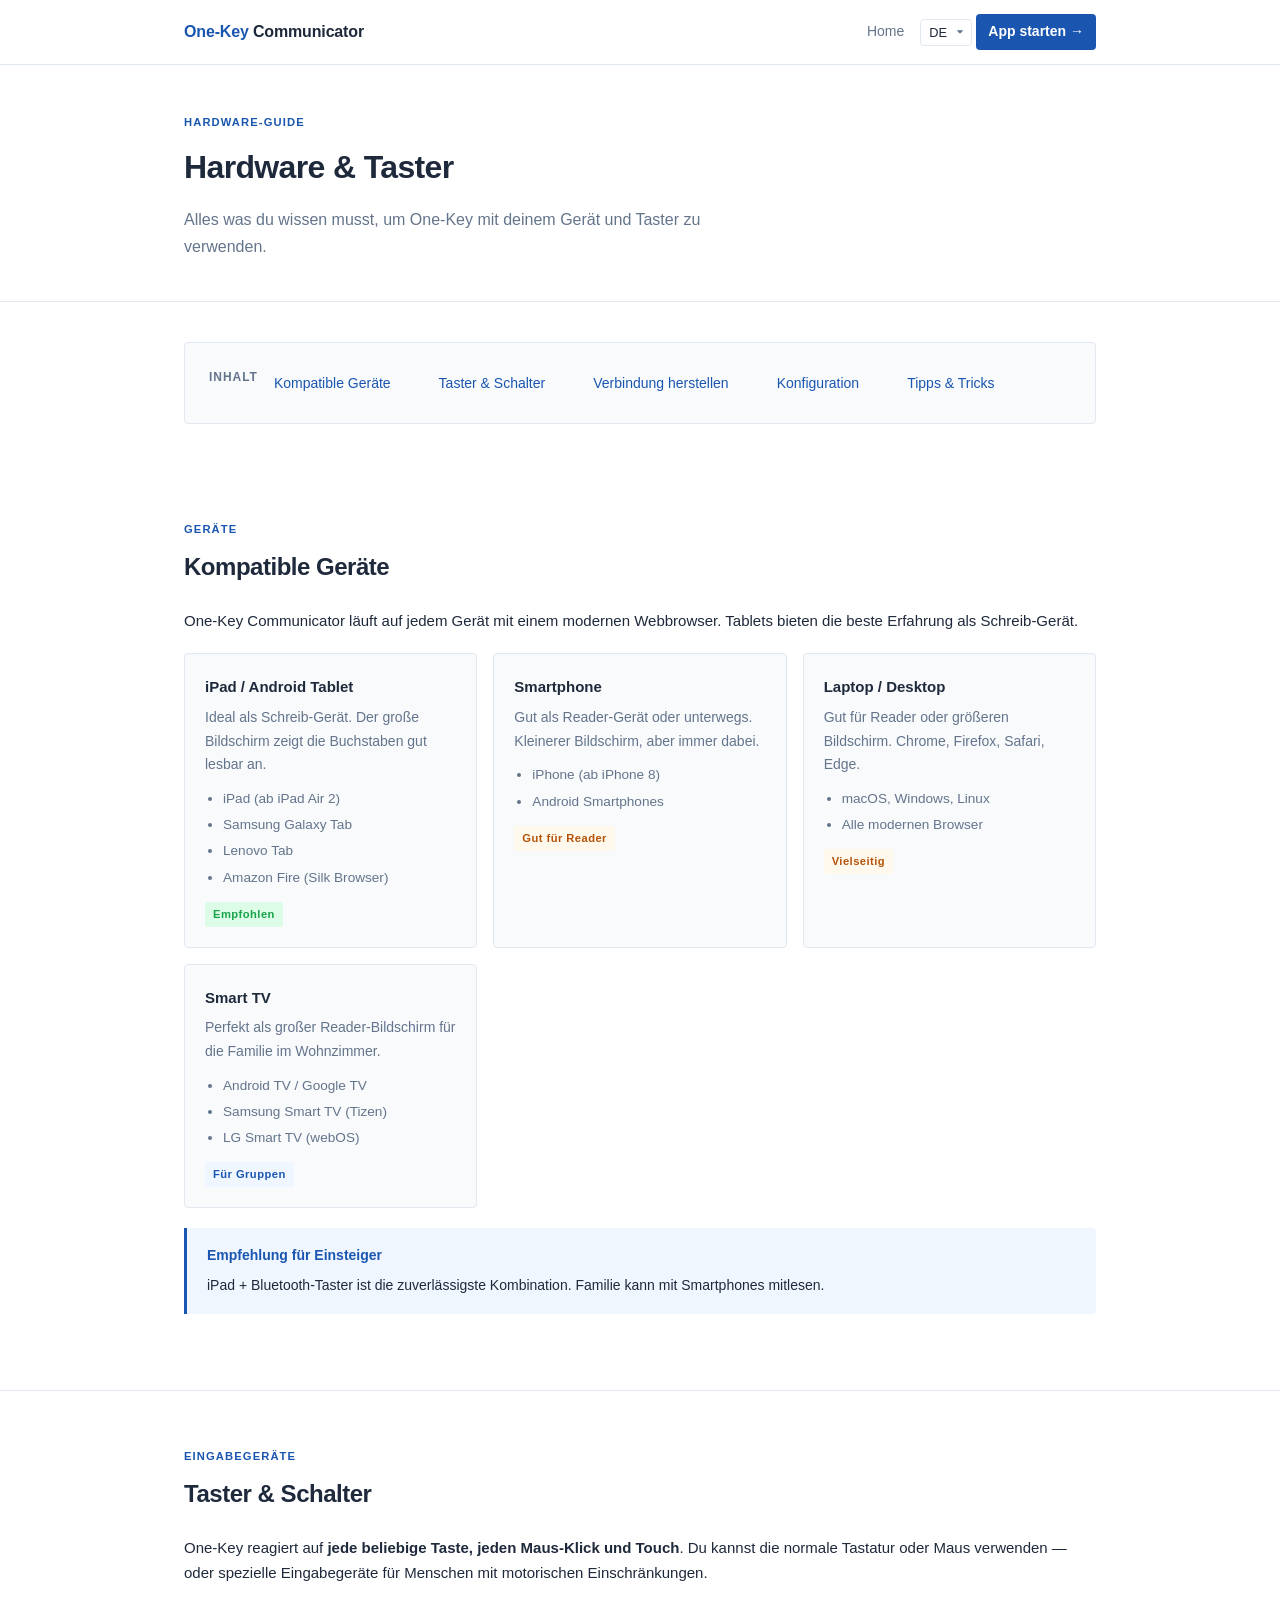
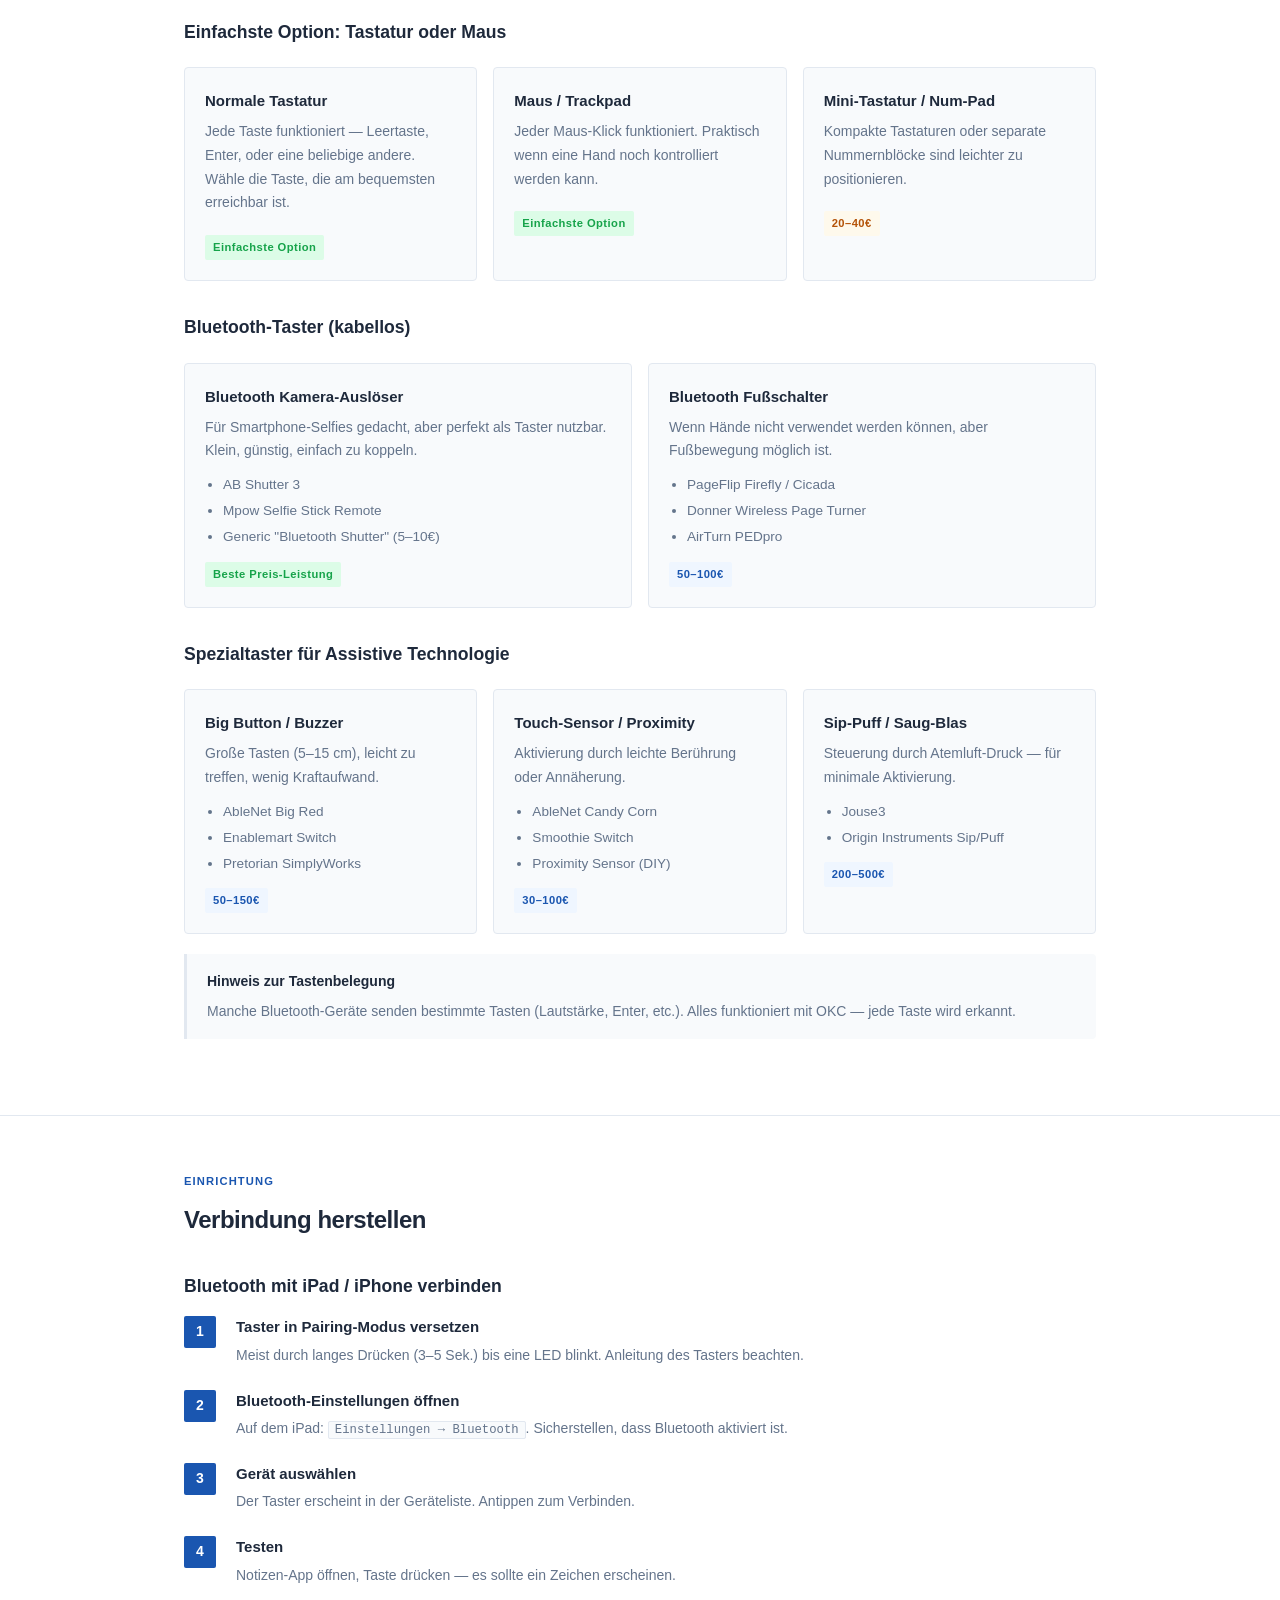
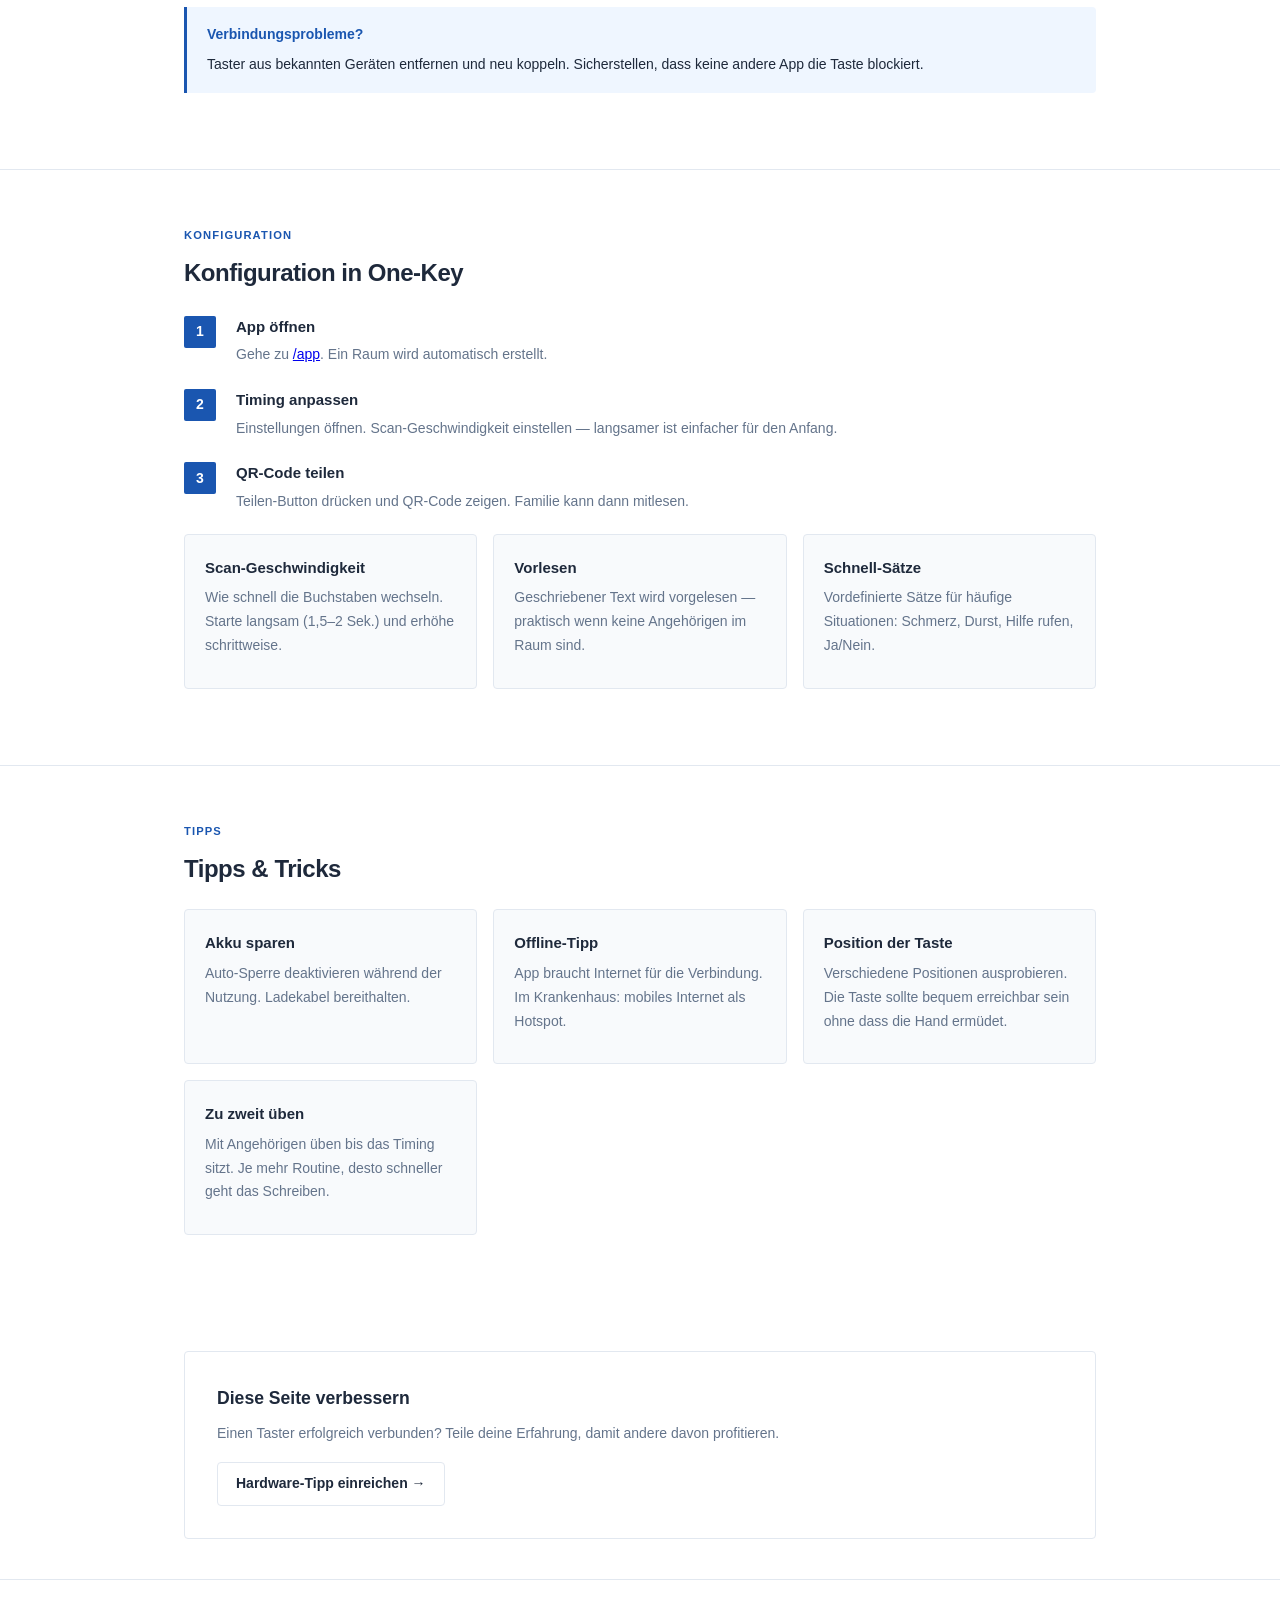
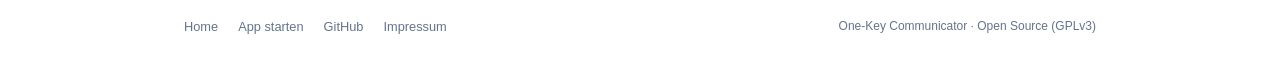
<file: web/landing/hardware.html>
<!DOCTYPE html>
<html lang="de">
<head>
    <meta charset="UTF-8">
    <meta name="viewport" content="width=device-width, initial-scale=1.0">
    <title>Hardware &amp; Taster — One-Key Communicator</title>
    <meta name="description" content="Welche Geräte und Taster funktionieren mit One-Key Communicator? Alles über Hardware-Optionen und Konfiguration.">
    <link rel="canonical" href="https://one-key-communicator.com/hardware">
    <meta property="og:type" content="website">
    <meta property="og:url" content="https://one-key-communicator.com/hardware">
    <meta property="og:title" content="Hardware &amp; Taster — One-Key Communicator">
    <meta property="og:description" content="Kompatible Geräte, Taster und Schalter für One-Key Communicator. Setup-Anleitungen für verschiedene Verbindungsarten.">
    <meta property="og:locale" content="de_DE">
    <meta name="twitter:card" content="summary">
    <meta name="twitter:title" content="Hardware — One-Key Communicator">
    <link rel="icon" href="data:image/svg+xml,<svg xmlns='http://www.w3.org/2000/svg' viewBox='0 0 100 100'><text y='.9em' font-size='90'>⌨️</text></svg>">
    <style>
        * { margin: 0; padding: 0; box-sizing: border-box; }

        :root {
            --primary: #1a56b0;
            --text: #1e293b;
            --text-light: #64748b;
            --bg: #ffffff;
            --bg-soft: #f8fafc;
            --border: #e2e8f0;
            --radius: 4px;
            --success: #16a34a;
            --warning: #b45309;
        }

        body {
            font-family: -apple-system, BlinkMacSystemFont, "Segoe UI", Roboto, sans-serif;
            color: var(--text);
            background: var(--bg);
            line-height: 1.7;
        }

        .container {
            max-width: 960px;
            margin: 0 auto;
            padding: 0 24px;
        }

        header {
            padding: 14px 0;
            border-bottom: 1px solid var(--border);
        }
        header .container {
            display: flex;
            justify-content: space-between;
            align-items: center;
        }
        .logo {
            font-size: 1rem;
            font-weight: 700;
            color: var(--text);
            text-decoration: none;
            letter-spacing: -0.01em;
        }
        .logo strong { color: var(--primary); }
        nav {
            display: flex;
            align-items: center;
            gap: 4px;
        }
        nav a {
            color: var(--text-light);
            text-decoration: none;
            padding: 6px 12px;
            font-size: 0.875rem;
            border-radius: var(--radius);
        }
        nav a:hover { color: var(--primary); }
        .nav-cta {
            background: var(--primary);
            color: white !important;
            font-weight: 600;
        }
        .nav-cta:hover { background: #1447a0; }
        .lang-select select {
            appearance: none;
            background: transparent;
            border: 1px solid var(--border);
            padding: 5px 24px 5px 8px;
            border-radius: var(--radius);
            font-size: 0.8rem;
            color: var(--text);
            cursor: pointer;
            background-image: url("data:image/svg+xml,%3Csvg xmlns='http://www.w3.org/2000/svg' width='10' height='10' viewBox='0 0 12 12'%3E%3Cpath fill='%2364748b' d='M2 4l4 4 4-4'/%3E%3C/svg%3E");
            background-repeat: no-repeat;
            background-position: right 6px center;
        }

        /* Page hero — no gradient */
        .page-hero {
            padding: 48px 0 40px;
            border-bottom: 1px solid var(--border);
        }
        .page-hero-eyebrow {
            font-size: 0.7rem;
            font-weight: 700;
            letter-spacing: 0.1em;
            text-transform: uppercase;
            color: var(--primary);
            margin-bottom: 8px;
        }
        .page-hero h1 {
            font-size: 2rem;
            font-weight: 700;
            letter-spacing: -0.02em;
            margin-bottom: 12px;
        }
        .page-hero p {
            font-size: 1rem;
            color: var(--text-light);
            max-width: 560px;
        }

        /* TOC */
        .toc {
            background: var(--bg-soft);
            border: 1px solid var(--border);
            border-radius: var(--radius);
            padding: 24px;
            margin: 40px 0;
        }
        .toc h2 {
            font-size: 0.75rem;
            font-weight: 700;
            letter-spacing: 0.08em;
            text-transform: uppercase;
            color: var(--text-light);
            margin-bottom: 12px;
        }
        .toc ul {
            list-style: none;
            display: flex;
            flex-wrap: wrap;
            gap: 8px 24px;
        }
        .toc a {
            color: var(--primary);
            text-decoration: none;
            font-size: 0.875rem;
        }
        .toc a:hover { text-decoration: underline; }

        section {
            padding: 56px 0;
            border-bottom: 1px solid var(--border);
        }
        section:last-of-type { border-bottom: none; }

        .section-label {
            font-size: 0.7rem;
            font-weight: 700;
            letter-spacing: 0.1em;
            text-transform: uppercase;
            color: var(--primary);
            margin-bottom: 8px;
        }
        section h2 {
            font-size: 1.5rem;
            font-weight: 700;
            letter-spacing: -0.02em;
            margin-bottom: 20px;
        }
        section h3 {
            font-size: 1.1rem;
            font-weight: 700;
            margin: 32px 0 12px;
        }
        section p {
            margin-bottom: 16px;
            color: var(--text);
            font-size: 0.9375rem;
        }

        /* Card grid */
        .card-grid {
            display: grid;
            grid-template-columns: repeat(auto-fit, minmax(260px, 1fr));
            gap: 16px;
            margin: 20px 0;
        }
        .card {
            background: var(--bg-soft);
            border: 1px solid var(--border);
            border-radius: var(--radius);
            padding: 20px;
        }
        .card h4 {
            font-size: 0.9375rem;
            font-weight: 700;
            margin-bottom: 6px;
        }
        .card p {
            font-size: 0.875rem;
            color: var(--text-light);
            margin-bottom: 10px;
        }
        .card ul {
            margin-left: 18px;
            font-size: 0.85rem;
            color: var(--text-light);
        }
        .card ul li { margin-bottom: 3px; }
        .card .tag {
            display: inline-block;
            font-size: 0.7rem;
            font-weight: 700;
            padding: 3px 8px;
            border-radius: 2px;
            margin-top: 10px;
            letter-spacing: 0.04em;
        }
        .tag.recommended { background: #dcfce7; color: var(--success); }
        .tag.budget       { background: #fef9ec; color: var(--warning); }
        .tag.advanced     { background: #eff6ff; color: var(--primary); }

        /* Callout boxes */
        .tip {
            border-left: 3px solid var(--primary);
            background: #eff6ff;
            padding: 16px 20px;
            border-radius: 0 var(--radius) var(--radius) 0;
            margin: 20px 0;
        }
        .tip h4 { font-size: 0.875rem; font-weight: 700; color: var(--primary); margin-bottom: 6px; }
        .tip p  { margin: 0; font-size: 0.875rem; color: var(--text); }

        .notice {
            border-left: 3px solid var(--border);
            background: var(--bg-soft);
            padding: 16px 20px;
            border-radius: 0 var(--radius) var(--radius) 0;
            margin: 20px 0;
        }
        .notice h4 { font-size: 0.875rem; font-weight: 700; margin-bottom: 6px; }
        .notice p  { margin: 0; font-size: 0.875rem; color: var(--text-light); }

        /* Steps */
        .steps { counter-reset: step; }
        .step {
            position: relative;
            padding-left: 52px;
            margin-bottom: 20px;
        }
        .step::before {
            counter-increment: step;
            content: counter(step);
            position: absolute;
            left: 0; top: 2px;
            width: 32px; height: 32px;
            background: var(--primary);
            color: white;
            border-radius: 2px;
            display: flex;
            align-items: center;
            justify-content: center;
            font-weight: 700;
            font-size: 0.875rem;
        }
        .step h4 { font-size: 0.9375rem; font-weight: 700; margin-bottom: 4px; }
        .step p  { color: var(--text-light); font-size: 0.875rem; margin: 0; }

        code {
            background: var(--bg-soft);
            border: 1px solid var(--border);
            padding: 1px 6px;
            border-radius: 2px;
            font-family: "SF Mono", "Consolas", monospace;
            font-size: 0.875em;
        }

        /* Contribute CTA */
        .contribute-cta {
            border: 1px solid var(--border);
            border-radius: var(--radius);
            padding: 32px;
            margin: 40px 0;
        }
        .contribute-cta h3 { font-size: 1.1rem; margin-bottom: 8px; }
        .contribute-cta p  { color: var(--text-light); font-size: 0.875rem; margin-bottom: 16px; }
        .btn {
            display: inline-flex;
            align-items: center;
            gap: 6px;
            padding: 9px 18px;
            border-radius: var(--radius);
            text-decoration: none;
            font-size: 0.875rem;
            font-weight: 600;
            border: 1px solid transparent;
        }
        .btn-primary { background: var(--primary); color: white; }
        .btn-primary:hover { background: #1447a0; }
        .btn-secondary { color: var(--text); border-color: var(--border); background: var(--bg); }
        .btn-secondary:hover { border-color: var(--primary); color: var(--primary); }

        footer { padding: 36px 0; border-top: 1px solid var(--border); }
        .footer-content {
            display: flex;
            justify-content: space-between;
            align-items: center;
            flex-wrap: wrap;
            gap: 16px;
        }
        .footer-links { display: flex; gap: 20px; flex-wrap: wrap; }
        .footer-links a { color: var(--text-light); text-decoration: none; font-size: 0.8rem; }
        .footer-links a:hover { color: var(--primary); }
        .footer-copy { color: var(--text-light); font-size: 0.75rem; }

        @media (max-width: 768px) {
            .page-hero h1 { font-size: 1.6rem; }
            nav a:not(.nav-cta) { display: none; }
            .lang-select { display: none; }
            .card-grid { grid-template-columns: 1fr; }
            .footer-content { flex-direction: column; align-items: flex-start; }
        }
    </style>
</head>
<body>

<header>
    <div class="container">
        <a href="/" class="logo"><strong>One-Key</strong> Communicator</a>
        <nav>
            <a href="/" data-i18n="nav_home">Home</a>
            <div class="lang-select">
                <select id="langSwitch" onchange="switchLang(this.value)">
                    <option value="de" selected>DE</option>
                    <option value="en">EN</option>
                    <option value="fr">FR</option>
                    <option value="es">ES</option>
                </select>
            </div>
            <a href="/app" class="nav-cta" data-i18n="nav_start">App starten →</a>
        </nav>
    </div>
</header>

<div class="page-hero">
    <div class="container">
        <div class="page-hero-eyebrow">Hardware-Guide</div>
        <h1 data-i18n="hw_page_title">Hardware &amp; Taster</h1>
        <p data-i18n="hw_page_subtitle">Alles was du wissen musst, um One-Key mit deinem Gerät und Taster zu verwenden.</p>
    </div>
</div>

<div class="container">
    <nav class="toc">
        <h2>Inhalt</h2>
        <ul>
            <li><a href="#devices" data-i18n="toc_devices">Kompatible Geräte</a></li>
            <li><a href="#switches" data-i18n="toc_switches">Taster &amp; Schalter</a></li>
            <li><a href="#connection" data-i18n="toc_connection">Verbindung herstellen</a></li>
            <li><a href="#config" data-i18n="toc_config">Konfiguration</a></li>
            <li><a href="#tips" data-i18n="toc_tips">Tipps &amp; Tricks</a></li>
        </ul>
    </nav>
</div>

<section id="devices">
    <div class="container">
        <div class="section-label">Geräte</div>
        <h2 data-i18n="devices_title">Kompatible Geräte</h2>
        <p data-i18n="devices_intro">One-Key Communicator läuft auf jedem Gerät mit einem modernen Webbrowser. Tablets bieten die beste Erfahrung als Schreib-Gerät.</p>

        <div class="card-grid">
            <div class="card">
                <h4>iPad / Android Tablet</h4>
                <p data-i18n="device_tablet_text">Ideal als Schreib-Gerät. Der große Bildschirm zeigt die Buchstaben gut lesbar an.</p>
                <ul>
                    <li>iPad (ab iPad Air 2)</li>
                    <li>Samsung Galaxy Tab</li>
                    <li>Lenovo Tab</li>
                    <li>Amazon Fire (Silk Browser)</li>
                </ul>
                <span class="tag recommended" data-i18n="tag_recommended">Empfohlen</span>
            </div>
            <div class="card">
                <h4>Smartphone</h4>
                <p data-i18n="device_phone_text">Gut als Reader-Gerät oder unterwegs. Kleinerer Bildschirm, aber immer dabei.</p>
                <ul>
                    <li>iPhone (ab iPhone 8)</li>
                    <li>Android Smartphones</li>
                </ul>
                <span class="tag budget" data-i18n="tag_reader">Gut für Reader</span>
            </div>
            <div class="card">
                <h4>Laptop / Desktop</h4>
                <p data-i18n="device_laptop_text">Gut für Reader oder größeren Bildschirm. Chrome, Firefox, Safari, Edge.</p>
                <ul>
                    <li>macOS, Windows, Linux</li>
                    <li>Alle modernen Browser</li>
                </ul>
                <span class="tag budget" data-i18n="tag_versatile">Vielseitig</span>
            </div>
            <div class="card">
                <h4>Smart TV</h4>
                <p data-i18n="device_tv_text">Perfekt als großer Reader-Bildschirm für die Familie im Wohnzimmer.</p>
                <ul>
                    <li>Android TV / Google TV</li>
                    <li>Samsung Smart TV (Tizen)</li>
                    <li>LG Smart TV (webOS)</li>
                </ul>
                <span class="tag advanced" data-i18n="tag_groups">Für Gruppen</span>
            </div>
        </div>

        <div class="tip">
            <h4 data-i18n="tip_starter_title">Empfehlung für Einsteiger</h4>
            <p data-i18n="tip_starter_text">iPad + Bluetooth-Taster ist die zuverlässigste Kombination. Familie kann mit Smartphones mitlesen.</p>
        </div>
    </div>
</section>

<section id="switches">
    <div class="container">
        <div class="section-label">Eingabegeräte</div>
        <h2 data-i18n="switches_title">Taster &amp; Schalter</h2>
        <p data-i18n="switches_intro">One-Key reagiert auf <strong>jede beliebige Taste, jeden Maus-Klick und Touch</strong>. Du kannst die normale Tastatur oder Maus verwenden — oder spezielle Eingabegeräte für Menschen mit motorischen Einschränkungen.</p>

        <h3 data-i18n="switches_simple_title">Einfachste Option: Tastatur oder Maus</h3>
        <div class="card-grid">
            <div class="card">
                <h4 data-i18n="switch_keyboard_title">Normale Tastatur</h4>
                <p data-i18n="switch_keyboard_text">Jede Taste funktioniert — Leertaste, Enter, oder eine beliebige andere. Wähle die Taste, die am bequemsten erreichbar ist.</p>
                <span class="tag recommended" data-i18n="tag_simplest">Einfachste Option</span>
            </div>
            <div class="card">
                <h4 data-i18n="switch_mouse_title">Maus / Trackpad</h4>
                <p data-i18n="switch_mouse_text">Jeder Maus-Klick funktioniert. Praktisch wenn eine Hand noch kontrolliert werden kann.</p>
                <span class="tag recommended" data-i18n="tag_simplest">Einfachste Option</span>
            </div>
            <div class="card">
                <h4 data-i18n="switch_numpad_title">Mini-Tastatur / Num-Pad</h4>
                <p data-i18n="switch_numpad_text">Kompakte Tastaturen oder separate Nummernblöcke sind leichter zu positionieren.</p>
                <span class="tag budget">20–40€</span>
            </div>
        </div>

        <h3 data-i18n="switches_bt_title">Bluetooth-Taster (kabellos)</h3>
        <div class="card-grid">
            <div class="card">
                <h4 data-i18n="switch_bt_shutter_title">Bluetooth Kamera-Auslöser</h4>
                <p data-i18n="switch_bt_shutter_text">Für Smartphone-Selfies gedacht, aber perfekt als Taster nutzbar. Klein, günstig, einfach zu koppeln.</p>
                <ul>
                    <li>AB Shutter 3</li>
                    <li>Mpow Selfie Stick Remote</li>
                    <li>Generic "Bluetooth Shutter" (5–10€)</li>
                </ul>
                <span class="tag recommended" data-i18n="tag_best_value">Beste Preis-Leistung</span>
            </div>
            <div class="card">
                <h4 data-i18n="switch_bt_foot_title">Bluetooth Fußschalter</h4>
                <p data-i18n="switch_bt_foot_text">Wenn Hände nicht verwendet werden können, aber Fußbewegung möglich ist.</p>
                <ul>
                    <li>PageFlip Firefly / Cicada</li>
                    <li>Donner Wireless Page Turner</li>
                    <li>AirTurn PEDpro</li>
                </ul>
                <span class="tag advanced">50–100€</span>
            </div>
        </div>

        <h3 data-i18n="switches_at_title">Spezialtaster für Assistive Technologie</h3>
        <div class="card-grid">
            <div class="card">
                <h4 data-i18n="switch_bigbtn_title">Big Button / Buzzer</h4>
                <p data-i18n="switch_bigbtn_text">Große Tasten (5–15 cm), leicht zu treffen, wenig Kraftaufwand.</p>
                <ul>
                    <li>AbleNet Big Red</li>
                    <li>Enablemart Switch</li>
                    <li>Pretorian SimplyWorks</li>
                </ul>
                <span class="tag advanced">50–150€</span>
            </div>
            <div class="card">
                <h4 data-i18n="switch_touch_title">Touch-Sensor / Proximity</h4>
                <p data-i18n="switch_touch_text">Aktivierung durch leichte Berührung oder Annäherung.</p>
                <ul>
                    <li>AbleNet Candy Corn</li>
                    <li>Smoothie Switch</li>
                    <li>Proximity Sensor (DIY)</li>
                </ul>
                <span class="tag advanced">30–100€</span>
            </div>
            <div class="card">
                <h4 data-i18n="switch_sippuff_title">Sip-Puff / Saug-Blas</h4>
                <p data-i18n="switch_sippuff_text">Steuerung durch Atemluft-Druck — für minimale Aktivierung.</p>
                <ul>
                    <li>Jouse3</li>
                    <li>Origin Instruments Sip/Puff</li>
                </ul>
                <span class="tag advanced">200–500€</span>
            </div>
        </div>

        <div class="notice">
            <h4 data-i18n="notice_keys_title">Hinweis zur Tastenbelegung</h4>
            <p data-i18n="notice_keys_text">Manche Bluetooth-Geräte senden bestimmte Tasten (Lautstärke, Enter, etc.). Alles funktioniert mit OKC — jede Taste wird erkannt.</p>
        </div>
    </div>
</section>

<section id="connection">
    <div class="container">
        <div class="section-label">Einrichtung</div>
        <h2 data-i18n="connection_title">Verbindung herstellen</h2>

        <h3 data-i18n="conn_ipad_title">Bluetooth mit iPad / iPhone verbinden</h3>
        <div class="steps">
            <div class="step">
                <h4 data-i18n="conn_step1_title">Taster in Pairing-Modus versetzen</h4>
                <p data-i18n="conn_step1_text">Meist durch langes Drücken (3–5 Sek.) bis eine LED blinkt. Anleitung des Tasters beachten.</p>
            </div>
            <div class="step">
                <h4 data-i18n="conn_step2_title">Bluetooth-Einstellungen öffnen</h4>
                <p data-i18n="conn_step2_text">Auf dem iPad: <code>Einstellungen → Bluetooth</code>. Sicherstellen, dass Bluetooth aktiviert ist.</p>
            </div>
            <div class="step">
                <h4 data-i18n="conn_step3_title">Gerät auswählen</h4>
                <p data-i18n="conn_step3_text">Der Taster erscheint in der Geräteliste. Antippen zum Verbinden.</p>
            </div>
            <div class="step">
                <h4 data-i18n="conn_step4_title">Testen</h4>
                <p data-i18n="conn_step4_text">Notizen-App öffnen, Taste drücken — es sollte ein Zeichen erscheinen.</p>
            </div>
        </div>

        <div class="tip">
            <h4 data-i18n="tip_bt_title">Verbindungsprobleme?</h4>
            <p data-i18n="tip_bt_text">Taster aus bekannten Geräten entfernen und neu koppeln. Sicherstellen, dass keine andere App die Taste blockiert.</p>
        </div>
    </div>
</section>

<section id="config">
    <div class="container">
        <div class="section-label">Konfiguration</div>
        <h2 data-i18n="config_title">Konfiguration in One-Key</h2>
        <div class="steps">
            <div class="step">
                <h4 data-i18n="cfg_step1_title">App öffnen</h4>
                <p data-i18n="cfg_step1_text">Gehe zu <a href="/app">/app</a>. Ein Raum wird automatisch erstellt.</p>
            </div>
            <div class="step">
                <h4 data-i18n="cfg_step2_title">Timing anpassen</h4>
                <p data-i18n="cfg_step2_text">Einstellungen öffnen. Scan-Geschwindigkeit einstellen — langsamer ist einfacher für den Anfang.</p>
            </div>
            <div class="step">
                <h4 data-i18n="cfg_step3_title">QR-Code teilen</h4>
                <p data-i18n="cfg_step3_text">Teilen-Button drücken und QR-Code zeigen. Familie kann dann mitlesen.</p>
            </div>
        </div>

        <div class="card-grid">
            <div class="card">
                <h4 data-i18n="cfg_speed_title">Scan-Geschwindigkeit</h4>
                <p data-i18n="cfg_speed_text">Wie schnell die Buchstaben wechseln. Starte langsam (1,5–2 Sek.) und erhöhe schrittweise.</p>
            </div>
            <div class="card">
                <h4 data-i18n="cfg_tts_title">Vorlesen</h4>
                <p data-i18n="cfg_tts_text">Geschriebener Text wird vorgelesen — praktisch wenn keine Angehörigen im Raum sind.</p>
            </div>
            <div class="card">
                <h4 data-i18n="cfg_phrases_title">Schnell-Sätze</h4>
                <p data-i18n="cfg_phrases_text">Vordefinierte Sätze für häufige Situationen: Schmerz, Durst, Hilfe rufen, Ja/Nein.</p>
            </div>
        </div>
    </div>
</section>

<section id="tips">
    <div class="container">
        <div class="section-label">Tipps</div>
        <h2 data-i18n="tips_title">Tipps &amp; Tricks</h2>
        <div class="card-grid">
            <div class="card">
                <h4 data-i18n="tip_battery_title">Akku sparen</h4>
                <p data-i18n="tip_battery_text">Auto-Sperre deaktivieren während der Nutzung. Ladekabel bereithalten.</p>
            </div>
            <div class="card">
                <h4 data-i18n="tip_offline_title">Offline-Tipp</h4>
                <p data-i18n="tip_offline_text">App braucht Internet für die Verbindung. Im Krankenhaus: mobiles Internet als Hotspot.</p>
            </div>
            <div class="card">
                <h4 data-i18n="tip_position_title">Position der Taste</h4>
                <p data-i18n="tip_position_text">Verschiedene Positionen ausprobieren. Die Taste sollte bequem erreichbar sein ohne dass die Hand ermüdet.</p>
            </div>
            <div class="card">
                <h4 data-i18n="tip_practice_title">Zu zweit üben</h4>
                <p data-i18n="tip_practice_text">Mit Angehörigen üben bis das Timing sitzt. Je mehr Routine, desto schneller geht das Schreiben.</p>
            </div>
        </div>
    </div>
</section>

<div class="container">
    <div class="contribute-cta">
        <h3 data-i18n="contribute_title">Diese Seite verbessern</h3>
        <p data-i18n="contribute_text">Einen Taster erfolgreich verbunden? Teile deine Erfahrung, damit andere davon profitieren.</p>
        <a href="https://github.com/httrp/one-key-communicator/issues/new?title=Hardware-Tipp:&body=Mein%20Setup:%0A-%20Gerät:%0A-%20Taster:%0A-%20Tipps:" target="_blank" class="btn btn-secondary" data-i18n="contribute_btn">Hardware-Tipp einreichen →</a>
    </div>
</div>

<footer>
    <div class="container">
        <div class="footer-content">
            <div class="footer-links">
                <a href="/" data-i18n="nav_home">Home</a>
                <a href="/app" data-i18n="nav_start">App starten</a>
                <a href="https://github.com/httrp/one-key-communicator" target="_blank">GitHub</a>
                <a href="/impressum" data-i18n="nav_impressum">Impressum</a>
            </div>
            <div class="footer-copy">One-Key Communicator · Open Source (GPLv3)</div>
        </div>
    </div>
</footer>

<script>
const translations = {
    de: {
        nav_home: "Home", nav_start: "App starten →", nav_impressum: "Impressum",
        hw_page_title: "Hardware & Taster",
        hw_page_subtitle: "Alles was du wissen musst, um One-Key mit deinem Gerät und Taster zu verwenden.",
        toc_devices: "Kompatible Geräte", toc_switches: "Taster & Schalter",
        toc_connection: "Verbindung herstellen", toc_config: "Konfiguration", toc_tips: "Tipps & Tricks",
        devices_title: "Kompatible Geräte",
        devices_intro: "One-Key Communicator läuft auf jedem Gerät mit einem modernen Webbrowser. Tablets bieten die beste Erfahrung als Schreib-Gerät.",
        device_tablet_text: "Ideal als Schreib-Gerät. Der große Bildschirm zeigt die Buchstaben gut lesbar an.",
        device_phone_text: "Gut als Reader-Gerät oder unterwegs. Kleinerer Bildschirm, aber immer dabei.",
        device_laptop_text: "Gut für Reader oder größeren Bildschirm. Chrome, Firefox, Safari, Edge.",
        device_tv_text: "Perfekt als großer Reader-Bildschirm für die Familie im Wohnzimmer.",
        tag_recommended: "Empfohlen", tag_reader: "Gut für Reader", tag_versatile: "Vielseitig",
        tag_groups: "Für Gruppen", tag_simplest: "Einfachste Option", tag_best_value: "Beste Preis-Leistung",
        tip_starter_title: "Empfehlung für Einsteiger",
        tip_starter_text: "iPad + Bluetooth-Taster ist die zuverlässigste Kombination. Familie kann mit Smartphones mitlesen.",
        switches_title: "Taster & Schalter",
        switches_intro: "One-Key reagiert auf jede beliebige Taste, jeden Maus-Klick und Touch.",
        switches_simple_title: "Einfachste Option: Tastatur oder Maus",
        switch_keyboard_title: "Normale Tastatur", switch_keyboard_text: "Jede Taste funktioniert — Leertaste, Enter, oder eine beliebige andere.",
        switch_mouse_title: "Maus / Trackpad", switch_mouse_text: "Jeder Maus-Klick funktioniert. Praktisch wenn eine Hand noch kontrolliert werden kann.",
        switch_numpad_title: "Mini-Tastatur / Num-Pad", switch_numpad_text: "Kompakte Tastaturen oder separate Nummernblöcke sind leichter zu positionieren.",
        switches_bt_title: "Bluetooth-Taster (kabellos)",
        switch_bt_shutter_title: "Bluetooth Kamera-Auslöser", switch_bt_shutter_text: "Klein, günstig, einfach zu koppeln.",
        switch_bt_foot_title: "Bluetooth Fußschalter", switch_bt_foot_text: "Wenn Hände nicht verwendet werden können, aber Fußbewegung möglich ist.",
        switches_at_title: "Spezialtaster für Assistive Technologie",
        switch_bigbtn_title: "Big Button / Buzzer", switch_bigbtn_text: "Große Tasten (5–15 cm), leicht zu treffen, wenig Kraftaufwand.",
        switch_touch_title: "Touch-Sensor / Proximity", switch_touch_text: "Aktivierung durch leichte Berührung oder Annäherung.",
        switch_sippuff_title: "Sip-Puff / Saug-Blas", switch_sippuff_text: "Steuerung durch Atemluft-Druck — für minimale Aktivierung.",
        notice_keys_title: "Hinweis zur Tastenbelegung", notice_keys_text: "Manche Bluetooth-Geräte senden bestimmte Tasten. Alles funktioniert mit OKC.",
        connection_title: "Verbindung herstellen",
        conn_ipad_title: "Bluetooth mit iPad / iPhone verbinden",
        conn_step1_title: "Taster in Pairing-Modus versetzen", conn_step1_text: "Langes Drücken (3–5 Sek.) bis eine LED blinkt.",
        conn_step2_title: "Bluetooth-Einstellungen öffnen", conn_step2_text: "Auf dem iPad: Einstellungen → Bluetooth.",
        conn_step3_title: "Gerät auswählen", conn_step3_text: "Der Taster erscheint in der Geräteliste. Antippen zum Verbinden.",
        conn_step4_title: "Testen", conn_step4_text: "Notizen-App öffnen, Taste drücken — es sollte ein Zeichen erscheinen.",
        tip_bt_title: "Verbindungsprobleme?", tip_bt_text: "Taster aus bekannten Geräten entfernen und neu koppeln.",
        config_title: "Konfiguration in One-Key",
        cfg_step1_title: "App öffnen", cfg_step1_text: "Gehe zu /app. Ein Raum wird automatisch erstellt.",
        cfg_step2_title: "Timing anpassen", cfg_step2_text: "Einstellungen öffnen. Scan-Geschwindigkeit einstellen.",
        cfg_step3_title: "QR-Code teilen", cfg_step3_text: "Teilen-Button drücken und QR-Code zeigen.",
        cfg_speed_title: "Scan-Geschwindigkeit", cfg_speed_text: "Wie schnell die Buchstaben wechseln.",
        cfg_tts_title: "Vorlesen", cfg_tts_text: "Geschriebener Text wird vorgelesen.",
        cfg_phrases_title: "Schnell-Sätze", cfg_phrases_text: "Vordefinierte Sätze für häufige Situationen.",
        tips_title: "Tipps & Tricks",
        tip_battery_title: "Akku sparen", tip_battery_text: "Auto-Sperre deaktivieren während der Nutzung.",
        tip_offline_title: "Offline-Tipp", tip_offline_text: "App braucht Internet. Im Krankenhaus: mobiles Internet als Hotspot.",
        tip_position_title: "Position der Taste", tip_position_text: "Verschiedene Positionen ausprobieren bis es bequem ist.",
        tip_practice_title: "Zu zweit üben", tip_practice_text: "Mit Angehörigen üben bis das Timing sitzt.",
        contribute_title: "Diese Seite verbessern",
        contribute_text: "Einen Taster erfolgreich verbunden? Teile deine Erfahrung.",
        contribute_btn: "Hardware-Tipp einreichen →",
    },
    en: {
        nav_home: "Home", nav_start: "Launch App →", nav_impressum: "Imprint",
        hw_page_title: "Hardware & Switches",
        hw_page_subtitle: "Everything you need to know to use One-Key with your device and switch.",
        toc_devices: "Compatible Devices", toc_switches: "Switches", toc_connection: "Connect", toc_config: "Configuration", toc_tips: "Tips",
        devices_title: "Compatible Devices",
        devices_intro: "One-Key Communicator runs on any device with a modern browser. Tablets offer the best writing experience.",
        device_tablet_text: "Ideal as a writing device. The large screen shows letters clearly.",
        device_phone_text: "Good as a reader device or on the go.",
        device_laptop_text: "Good for reading or a larger screen.",
        device_tv_text: "Perfect as a large reader screen for the family.",
        tag_recommended: "Recommended", tag_reader: "Good for Reader", tag_versatile: "Versatile",
        tag_groups: "For Groups", tag_simplest: "Simplest Option", tag_best_value: "Best Value",
        tip_starter_title: "Recommendation for Beginners",
        tip_starter_text: "iPad + Bluetooth button is the most reliable combination. Family can follow along with smartphones.",
        switches_title: "Switches", switches_intro: "One-Key responds to any key press, mouse click, or touch.",
        switches_simple_title: "Simplest Option: Keyboard or Mouse",
        switch_keyboard_title: "Regular Keyboard", switch_keyboard_text: "Any key works — spacebar, enter, or any other. Choose the most comfortable key.",
        switch_mouse_title: "Mouse / Trackpad", switch_mouse_text: "Any mouse click works. Useful if one hand can still be controlled.",
        switch_numpad_title: "Mini Keyboard / Numpad", switch_numpad_text: "Compact keyboards or separate numpads are easier to position.",
        switches_bt_title: "Bluetooth Switches (wireless)",
        switch_bt_shutter_title: "Bluetooth Camera Shutter", switch_bt_shutter_text: "Designed for smartphone selfies, perfect as a switch. Small, cheap, easy to pair.",
        switch_bt_foot_title: "Bluetooth Foot Switch", switch_bt_foot_text: "When hands cannot be used but foot movement is possible.",
        switches_at_title: "Assistive Technology Switches",
        switch_bigbtn_title: "Big Button / Buzzer", switch_bigbtn_text: "Large buttons (5–15 cm), easy to hit, low force required.",
        switch_touch_title: "Touch Sensor / Proximity", switch_touch_text: "Activated by light touch or proximity.",
        switch_sippuff_title: "Sip-Puff Switch", switch_sippuff_text: "Controlled by breath pressure — for minimal movement.",
        notice_keys_title: "Note on Key Mapping", notice_keys_text: "Some Bluetooth devices send specific keys. Everything works with OKC.",
        connection_title: "Connect Switch",
        conn_ipad_title: "Connect Bluetooth to iPad / iPhone",
        conn_step1_title: "Put switch in pairing mode", conn_step1_text: "Usually long press (3–5 sec) until LED blinks.",
        conn_step2_title: "Open Bluetooth settings", conn_step2_text: "On iPad: Settings → Bluetooth.",
        conn_step3_title: "Select device", conn_step3_text: "The switch appears in the device list. Tap to connect.",
        conn_step4_title: "Test", conn_step4_text: "Open Notes app, press button — a character should appear.",
        tip_bt_title: "Connection issues?", tip_bt_text: "Remove the switch from known devices and re-pair.",
        config_title: "Configuration in One-Key",
        cfg_step1_title: "Open app", cfg_step1_text: "Go to /app. A room is created automatically.",
        cfg_step2_title: "Adjust timing", cfg_step2_text: "Open settings. Set scan speed — slower is easier at first.",
        cfg_step3_title: "Share QR code", cfg_step3_text: "Press share and show QR code. Family can then follow along.",
        cfg_speed_title: "Scan Speed", cfg_speed_text: "How fast the letters cycle. Start slow and increase gradually.",
        cfg_tts_title: "Text-to-Speech", cfg_tts_text: "Written text is read aloud.",
        cfg_phrases_title: "Quick Phrases", cfg_phrases_text: "Predefined phrases for common situations.",
        tips_title: "Tips & Tricks",
        tip_battery_title: "Save Battery", tip_battery_text: "Disable auto-lock during use. Keep a charging cable ready.",
        tip_offline_title: "Offline Tip", tip_offline_text: "App needs internet. In hospital: use mobile hotspot.",
        tip_position_title: "Switch Position", tip_position_text: "Experiment with different positions until comfortable.",
        tip_practice_title: "Practice Together", tip_practice_text: "Practice with family until the timing feels natural.",
        contribute_title: "Improve This Page",
        contribute_text: "Connected a switch successfully? Share your experience.",
        contribute_btn: "Submit Hardware Tip →",
    },
    fr: {
        nav_home: "Accueil", nav_start: "Lancer l'app →", nav_impressum: "Mentions légales",
        hw_page_title: "Matériel & Boutons",
        hw_page_subtitle: "Tout ce qu'il faut savoir pour utiliser One-Key avec votre appareil et bouton.",
        devices_title: "Appareils compatibles", switches_title: "Boutons & commutateurs",
        connection_title: "Établir la connexion", config_title: "Configuration", tips_title: "Conseils",
    },
    es: {
        nav_home: "Inicio", nav_start: "Iniciar App →", nav_impressum: "Aviso legal",
        hw_page_title: "Hardware & Pulsadores",
        hw_page_subtitle: "Todo lo que necesitas saber para usar One-Key con tu dispositivo y pulsador.",
        devices_title: "Dispositivos compatibles", switches_title: "Pulsadores & conmutadores",
        connection_title: "Establecer conexión", config_title: "Configuración", tips_title: "Consejos",
    }
};

function switchLang(lang) {
    const dict = translations[lang] || {};
    document.querySelectorAll('[data-i18n]').forEach(el => {
        const key = el.getAttribute('data-i18n');
        if (dict[key]) el.textContent = dict[key];
    });
    document.documentElement.lang = lang;
    localStorage.setItem('okc-lang', lang);
}

const savedLang = localStorage.getItem('okc-lang');
if (savedLang && savedLang !== 'de') {
    document.getElementById('langSwitch').value = savedLang;
    switchLang(savedLang);
}
</script>
</body>
</html>
</file>
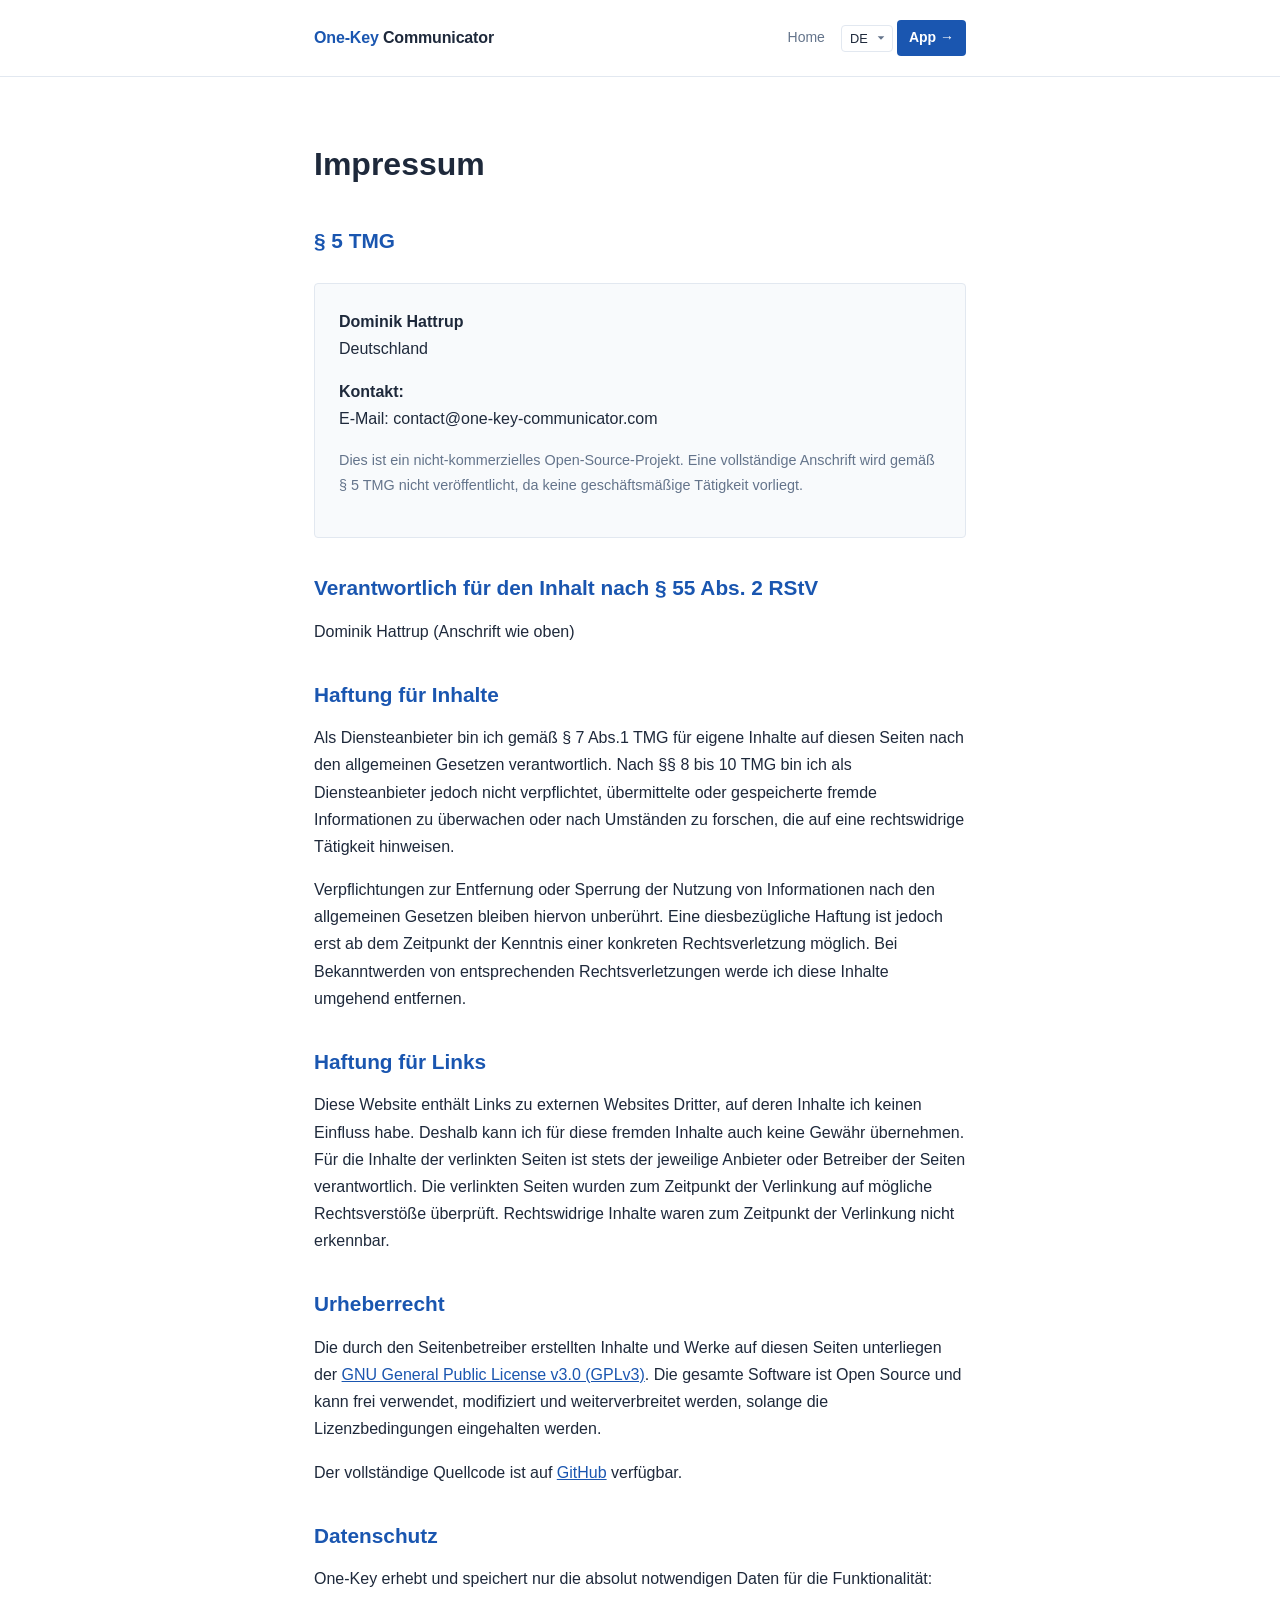
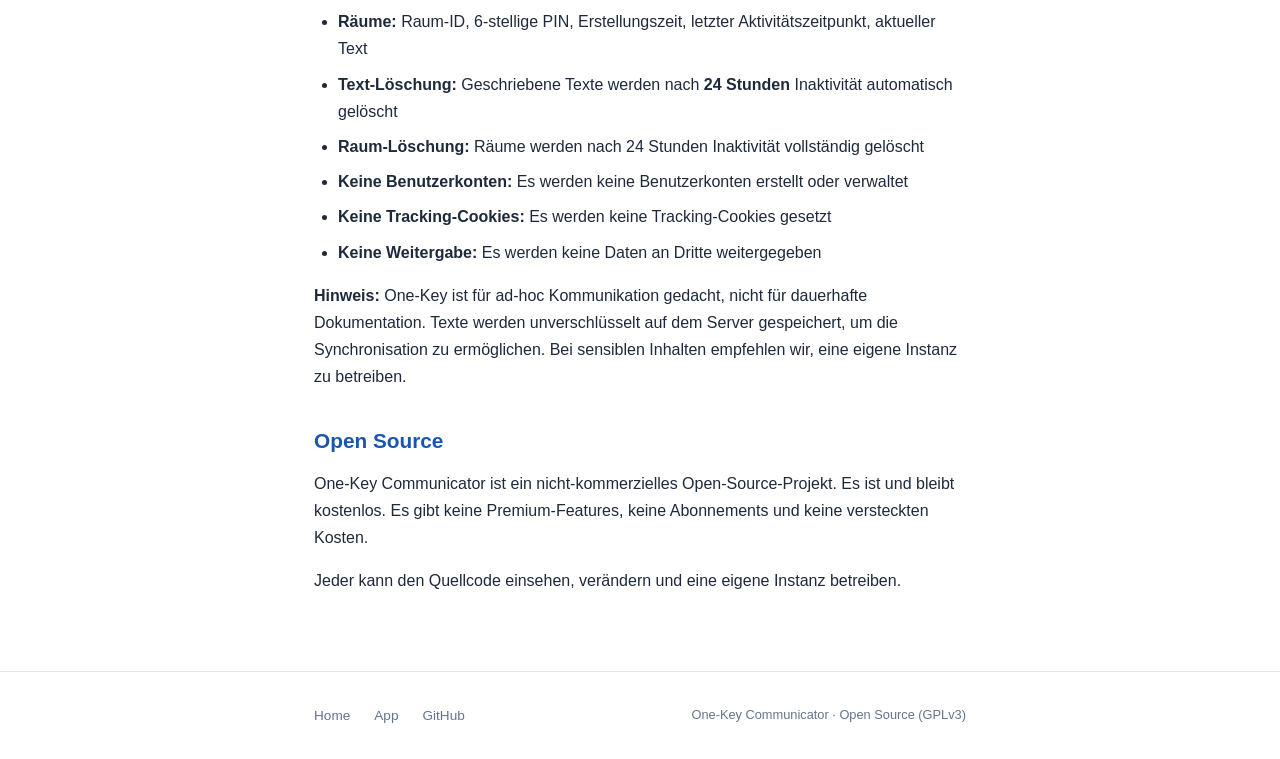
<file: web/landing/impressum.html>
<!DOCTYPE html>
<html lang="de">
<head>
    <meta charset="UTF-8">
    <meta name="viewport" content="width=device-width, initial-scale=1.0">
    <title>Impressum — One-Key Communicator</title>
    <meta name="robots" content="noindex">
    <link rel="canonical" href="https://one-key-communicator.com/impressum">
    <style>
        * { margin: 0; padding: 0; box-sizing: border-box; }

        :root {
            --primary: #1a56b0;
            --text: #1e293b;
            --text-light: #64748b;
            --bg: #ffffff;
            --bg-soft: #f8fafc;
            --border: #e2e8f0;
            --radius: 4px;
        }

        body {
            font-family: -apple-system, BlinkMacSystemFont, "Segoe UI", Roboto, sans-serif;
            color: var(--text);
            background: var(--bg);
            line-height: 1.7;
        }

        .container {
            max-width: 700px;
            margin: 0 auto;
            padding: 0 24px;
        }

        header {
            padding: 20px 0;
            border-bottom: 1px solid var(--border);
        }
        header .container {
            display: flex;
            justify-content: space-between;
            align-items: center;
        }
        .logo {
            font-size: 1rem;
            font-weight: 700;
            color: var(--text);
            text-decoration: none;
            letter-spacing: -0.01em;
        }
        .logo strong { color: var(--primary); }
        nav {
            display: flex;
            align-items: center;
            gap: 4px;
        }
        nav a {
            color: var(--text-light);
            text-decoration: none;
            padding: 6px 12px;
            font-size: 0.875rem;
            border-radius: var(--radius);
        }
        nav a:hover { color: var(--primary); }
        .nav-cta {
            background: var(--primary);
            color: white !important;
            font-weight: 600;
        }
        .nav-cta:hover { background: #1447a0; }
        .lang-select select {
            appearance: none;
            background: transparent;
            border: 1px solid var(--border);
            padding: 5px 24px 5px 8px;
            border-radius: var(--radius);
            font-size: 0.8rem;
            color: var(--text);
            cursor: pointer;
            background-image: url("data:image/svg+xml,%3Csvg xmlns='http://www.w3.org/2000/svg' width='10' height='10' viewBox='0 0 12 12'%3E%3Cpath fill='%2364748b' d='M2 4l4 4 4-4'/%3E%3C/svg%3E");
            background-repeat: no-repeat;
            background-position: right 6px center;
        }

        main {
            padding: 60px 0;
        }

        h1 {
            font-size: 2rem;
            margin-bottom: 32px;
        }

        h2 {
            font-size: 1.3rem;
            margin: 32px 0 12px;
            color: var(--primary);
        }

        p {
            margin-bottom: 16px;
            color: var(--text);
        }

        a {
            color: var(--primary);
        }

        ul {
            margin-left: 24px;
            margin-bottom: 16px;
        }

        li {
            margin-bottom: 8px;
        }

        .info-box {
            background: var(--bg-soft);
            border: 1px solid var(--border);
            border-radius: var(--radius);
            padding: 24px;
            margin: 24px 0;
        }

        footer {
            padding: 32px 0;
            border-top: 1px solid var(--border);
            color: var(--text-light);
            font-size: 0.9rem;
        }
        .footer-content {
            display: flex;
            justify-content: space-between;
            align-items: center;
            gap: 16px;
        }
        .footer-links { display: flex; gap: 24px; }
        .footer-links a { color: var(--text-light); text-decoration: none; font-size: 0.85rem; }
        .footer-links a:hover { color: var(--text); }
        .footer-copy { font-size: 0.8rem; color: var(--text-light); }

        @media (max-width: 768px) {
            nav a:not(.nav-cta) { display: none; }
            .lang-select { display: none; }
            .footer-content { flex-direction: column; align-items: flex-start; }
        }
    </style>
</head>
<body>

<header>
    <div class="container">
        <a href="/" class="logo"><strong>One-Key</strong> Communicator</a>
        <nav>
            <a href="/" data-i18n="nav_home">Home</a>
            <div class="lang-select">
                <select id="langSwitch" onchange="switchLang(this.value)">
                    <option value="de" selected>DE</option>
                    <option value="en">EN</option>
                    <option value="fr">FR</option>
                    <option value="es">ES</option>
                </select>
            </div>
            <a href="/app" class="nav-cta" data-i18n="nav_app">App →</a>
        </nav>
    </div>
</header>

<main>
    <div class="container">
        <h1 data-i18n="imp_title">Impressum</h1>

        <h2 data-i18n="imp_info">§ 5 TMG</h2>
        <div class="info-box">
            <p><strong>Dominik Hattrup</strong><br>
            Deutschland</p>
            <p><strong>Kontakt:</strong><br>
            E-Mail: contact@one-key-communicator.com</p>
            <p style="margin-top: 12px; font-size: 0.9rem; color: var(--text-light);">Dies ist ein nicht-kommerzielles Open-Source-Projekt. Eine vollständige Anschrift wird gemäß § 5 TMG nicht veröffentlicht, da keine geschäftsmäßige Tätigkeit vorliegt.</p>
        </div>

        <h2>Verantwortlich für den Inhalt nach § 55 Abs. 2 RStV</h2>
        <p>Dominik Hattrup (Anschrift wie oben)</p>

        <h2>Haftung für Inhalte</h2>
        <p>Als Diensteanbieter bin ich gemäß § 7 Abs.1 TMG für eigene Inhalte auf diesen Seiten nach den allgemeinen Gesetzen verantwortlich. Nach §§ 8 bis 10 TMG bin ich als Diensteanbieter jedoch nicht verpflichtet, übermittelte oder gespeicherte fremde Informationen zu überwachen oder nach Umständen zu forschen, die auf eine rechtswidrige Tätigkeit hinweisen.</p>
        <p>Verpflichtungen zur Entfernung oder Sperrung der Nutzung von Informationen nach den allgemeinen Gesetzen bleiben hiervon unberührt. Eine diesbezügliche Haftung ist jedoch erst ab dem Zeitpunkt der Kenntnis einer konkreten Rechtsverletzung möglich. Bei Bekanntwerden von entsprechenden Rechtsverletzungen werde ich diese Inhalte umgehend entfernen.</p>

        <h2>Haftung für Links</h2>
        <p>Diese Website enthält Links zu externen Websites Dritter, auf deren Inhalte ich keinen Einfluss habe. Deshalb kann ich für diese fremden Inhalte auch keine Gewähr übernehmen. Für die Inhalte der verlinkten Seiten ist stets der jeweilige Anbieter oder Betreiber der Seiten verantwortlich. Die verlinkten Seiten wurden zum Zeitpunkt der Verlinkung auf mögliche Rechtsverstöße überprüft. Rechtswidrige Inhalte waren zum Zeitpunkt der Verlinkung nicht erkennbar.</p>

        <h2>Urheberrecht</h2>
        <p>Die durch den Seitenbetreiber erstellten Inhalte und Werke auf diesen Seiten unterliegen der <a href="https://www.gnu.org/licenses/gpl-3.0.html" target="_blank">GNU General Public License v3.0 (GPLv3)</a>. Die gesamte Software ist Open Source und kann frei verwendet, modifiziert und weiterverbreitet werden, solange die Lizenzbedingungen eingehalten werden.</p>
        <p>Der vollständige Quellcode ist auf <a href="https://github.com/httrp/one-key-communicator" target="_blank">GitHub</a> verfügbar.</p>

        <h2>Datenschutz</h2>
        <p>One-Key erhebt und speichert nur die absolut notwendigen Daten für die Funktionalität:</p>
        <ul>
            <li><strong>Räume:</strong> Raum-ID, 6-stellige PIN, Erstellungszeit, letzter Aktivitätszeitpunkt, aktueller Text</li>
            <li><strong>Text-Löschung:</strong> Geschriebene Texte werden nach <strong>24 Stunden</strong> Inaktivität automatisch gelöscht</li>
            <li><strong>Raum-Löschung:</strong> Räume werden nach 24 Stunden Inaktivität vollständig gelöscht</li>
            <li><strong>Keine Benutzerkonten:</strong> Es werden keine Benutzerkonten erstellt oder verwaltet</li>
            <li><strong>Keine Tracking-Cookies:</strong> Es werden keine Tracking-Cookies gesetzt</li>
            <li><strong>Keine Weitergabe:</strong> Es werden keine Daten an Dritte weitergegeben</li>
        </ul>
        <p><strong>Hinweis:</strong> One-Key ist für ad-hoc Kommunikation gedacht, nicht für dauerhafte Dokumentation. Texte werden unverschlüsselt auf dem Server gespeichert, um die Synchronisation zu ermöglichen. Bei sensiblen Inhalten empfehlen wir, eine eigene Instanz zu betreiben.</p>

        <h2 data-i18n="imp_opensource">Open Source</h2>
        <p data-i18n="imp_opensource_text">One-Key Communicator ist ein nicht-kommerzielles Open-Source-Projekt. Es ist und bleibt kostenlos. Es gibt keine Premium-Features, keine Abonnements und keine versteckten Kosten.</p>
        <p data-i18n="imp_inspect">Jeder kann den Quellcode einsehen, verändern und eine eigene Instanz betreiben.</p>
    </div>
</main>

<footer>
    <div class="container">
        <div class="footer-content">
            <div class="footer-links">
                <a href="/" data-i18n="nav_home">Home</a>
                <a href="/app" data-i18n="nav_app">App</a>
                <a href="https://github.com/httrp/one-key-communicator" target="_blank">GitHub</a>
            </div>
            <div class="footer-copy">One-Key Communicator · Open Source (GPLv3)</div>
        </div>
    </div>
</footer>

<script>
const translations = {
    de: {
        nav_home: "Home", nav_app: "App →", nav_back: "\u2190 Zur\u00fcck zur Startseite",
        imp_title: "Impressum",
        imp_info: "\u00a7 5 TMG",
        imp_opensource: "Open Source",
        imp_opensource_text: "One-Key Communicator ist ein nicht-kommerzielles Open-Source-Projekt. Es ist und bleibt kostenlos.",
        imp_inspect: "Jeder kann den Quellcode einsehen, ver\u00e4ndern und eine eigene Instanz betreiben.",
    },
    en: {
        nav_home: "Home", nav_app: "App", nav_back: "← Back to Home",
        imp_title: "Imprint",
        imp_info: "Legal Information",
        imp_opensource: "Open Source",
        imp_opensource_text: "One-Key Communicator is a non-commercial open source project. It is and will remain free. No premium features, no subscriptions, no hidden costs.",
        imp_inspect: "Everyone can view the source code, modify it, and run their own instance."
    },
    fr: {
        nav_home: "Accueil", nav_app: "App", nav_back: "← Retour",
        imp_title: "Mentions légales",
        imp_info: "Informations légales",
        imp_opensource: "Open Source",
        imp_opensource_text: "One-Key Communicator est un projet open source non commercial. Il est et restera gratuit. Pas de fonctionnalités premium, pas d'abonnement, pas de coûts cachés.",
        imp_inspect: "Tout le monde peut voir le code source, le modifier et exécuter sa propre instance."
    },
    es: {
        nav_home: "Inicio", nav_app: "App", nav_back: "← Volver",
        imp_title: "Aviso legal",
        imp_info: "Información legal",
        imp_opensource: "Open Source",
        imp_opensource_text: "One-Key Communicator es un proyecto de código abierto no comercial. Es y seguirá siendo gratuito. Sin funciones premium, sin suscripciones, sin costes ocultos.",
        imp_inspect: "Cualquiera puede ver el código fuente, modificarlo y ejecutar su propia instancia."
    }
};

function switchLang(lang) {
    const dict = translations[lang] || {};
    document.querySelectorAll('[data-i18n]').forEach(el => {
        const key = el.getAttribute('data-i18n');
        if (dict[key]) el.textContent = dict[key];
    });
    document.documentElement.lang = lang;
    localStorage.setItem('okc-lang', lang);
}

const savedLang = localStorage.getItem('okc-lang');
if (savedLang && savedLang !== 'de') {
    document.getElementById('langSwitch').value = savedLang;
    switchLang(savedLang);
}
</script>
</body>
</html>
</file>
